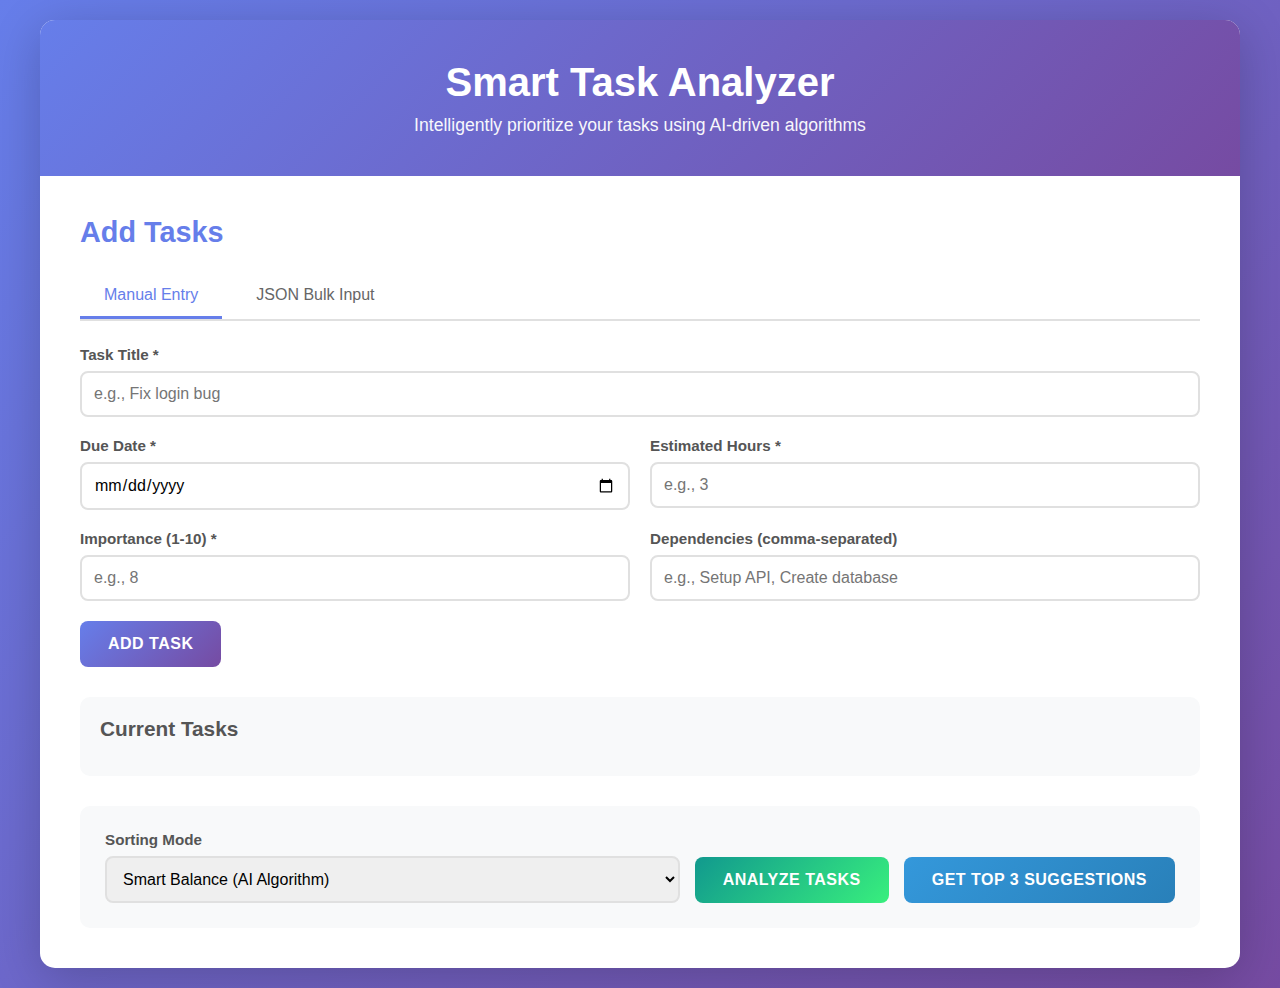
<file: task_analyzer/frontend/index.html>
<!DOCTYPE html>
<html lang="en">
<head>
    <meta charset="UTF-8">
    <meta name="viewport" content="width=device-width, initial-scale=1.0">
    <title>Smart Task Analyzer</title>
    <link rel="stylesheet" href="styles.css">
</head>
<body>
    <div class="container">
        <header>
            <h1>Smart Task Analyzer</h1>
            <p>Intelligently prioritize your tasks using AI-driven algorithms</p>
        </header>

        <div class="input-section">
            <h2>Add Tasks</h2>

            <div class="tabs">
                <button class="tab-btn active" data-tab="manual">Manual Entry</button>
                <button class="tab-btn" data-tab="json">JSON Bulk Input</button>
            </div>

            <div class="tab-content active" id="manual-tab">
                <form id="task-form">
                    <div class="form-group">
                        <label for="title">Task Title *</label>
                        <input type="text" id="title" required placeholder="e.g., Fix login bug">
                    </div>

                    <div class="form-row">
                        <div class="form-group">
                            <label for="due_date">Due Date *</label>
                            <input type="date" id="due_date" required>
                        </div>

                        <div class="form-group">
                            <label for="estimated_hours">Estimated Hours *</label>
                            <input type="number" id="estimated_hours" min="0.5" step="0.5" required placeholder="e.g., 3">
                        </div>
                    </div>

                    <div class="form-row">
                        <div class="form-group">
                            <label for="importance">Importance (1-10) *</label>
                            <input type="number" id="importance" min="1" max="10" required placeholder="e.g., 8">
                        </div>

                        <div class="form-group">
                            <label for="dependencies">Dependencies (comma-separated)</label>
                            <input type="text" id="dependencies" placeholder="e.g., Setup API, Create database">
                        </div>
                    </div>

                    <button type="submit" class="btn btn-primary">Add Task</button>
                </form>

                <div id="task-list" class="task-list">
                    <h3>Current Tasks</h3>
                    <div id="current-tasks"></div>
                </div>
            </div>

            <div class="tab-content" id="json-tab">
                <div class="form-group">
                    <label for="json-input">Paste JSON Array of Tasks</label>
                    <textarea id="json-input" rows="15" placeholder='[
  {
    "title": "Fix login bug",
    "due_date": "2025-11-30",
    "estimated_hours": 3,
    "importance": 8,
    "dependencies": []
  },
  {
    "title": "Write documentation",
    "due_date": "2025-12-05",
    "estimated_hours": 2,
    "importance": 6,
    "dependencies": ["Fix login bug"]
  }
]'></textarea>
                </div>
                <button id="load-json-btn" class="btn btn-primary">Load Tasks from JSON</button>
            </div>

            <div class="analysis-controls">
                <div class="form-group">
                    <label for="sort-mode">Sorting Mode</label>
                    <select id="sort-mode">
                        <option value="smart">Smart Balance (AI Algorithm)</option>
                        <option value="effort">Fastest Wins (Low Effort)</option>
                        <option value="importance">High Impact (Importance)</option>
                        <option value="deadline">Deadline Driven (Due Date)</option>
                    </select>
                </div>
                <button id="analyze-btn" class="btn btn-success">Analyze Tasks</button>
                <button id="suggest-btn" class="btn btn-info">Get Top 3 Suggestions</button>
            </div>
        </div>

        <div id="results-section" class="results-section hidden">
            <h2>Analysis Results</h2>
            <div id="results-container"></div>
        </div>

        <div id="suggestions-section" class="suggestions-section hidden">
            <h2>Top 3 Recommended Tasks for Today</h2>
            <div id="suggestions-container"></div>
        </div>

        <div id="error-message" class="error-message hidden"></div>
    </div>

    <script src="script.js"></script>
</body>
</html>
</file>
<file: task_analyzer/frontend/styles.css>
* {
    margin: 0;
    padding: 0;
    box-sizing: border-box;
}

body {
    font-family: 'Segoe UI', Tahoma, Geneva, Verdana, sans-serif;
    background: linear-gradient(135deg, #667eea 0%, #764ba2 100%);
    min-height: 100vh;
    padding: 20px;
    color: #333;
}

.container {
    max-width: 1200px;
    margin: 0 auto;
    background: white;
    border-radius: 15px;
    box-shadow: 0 10px 50px rgba(0, 0, 0, 0.2);
    overflow: hidden;
}

header {
    background: linear-gradient(135deg, #667eea 0%, #764ba2 100%);
    color: white;
    padding: 40px;
    text-align: center;
}

header h1 {
    font-size: 2.5em;
    margin-bottom: 10px;
    font-weight: 700;
}

header p {
    font-size: 1.1em;
    opacity: 0.95;
}

.input-section {
    padding: 40px;
}

h2 {
    color: #667eea;
    margin-bottom: 25px;
    font-size: 1.8em;
}

h3 {
    color: #555;
    margin-bottom: 15px;
    font-size: 1.3em;
}

.tabs {
    display: flex;
    gap: 10px;
    margin-bottom: 25px;
    border-bottom: 2px solid #e0e0e0;
}

.tab-btn {
    padding: 12px 24px;
    background: none;
    border: none;
    border-bottom: 3px solid transparent;
    cursor: pointer;
    font-size: 1em;
    color: #666;
    transition: all 0.3s ease;
    font-weight: 500;
}

.tab-btn.active {
    color: #667eea;
    border-bottom-color: #667eea;
}

.tab-btn:hover {
    color: #667eea;
}

.tab-content {
    display: none;
}

.tab-content.active {
    display: block;
    animation: fadeIn 0.3s ease;
}

@keyframes fadeIn {
    from {
        opacity: 0;
        transform: translateY(10px);
    }
    to {
        opacity: 1;
        transform: translateY(0);
    }
}

.form-group {
    margin-bottom: 20px;
}

.form-group label {
    display: block;
    margin-bottom: 8px;
    color: #555;
    font-weight: 600;
    font-size: 0.95em;
}

.form-group input,
.form-group select,
.form-group textarea {
    width: 100%;
    padding: 12px;
    border: 2px solid #e0e0e0;
    border-radius: 8px;
    font-size: 1em;
    transition: border-color 0.3s ease;
    font-family: inherit;
}

.form-group input:focus,
.form-group select:focus,
.form-group textarea:focus {
    outline: none;
    border-color: #667eea;
}

.form-group textarea {
    resize: vertical;
    font-family: 'Courier New', monospace;
    font-size: 0.9em;
}

.form-row {
    display: grid;
    grid-template-columns: 1fr 1fr;
    gap: 20px;
}

.btn {
    padding: 14px 28px;
    border: none;
    border-radius: 8px;
    font-size: 1em;
    font-weight: 600;
    cursor: pointer;
    transition: all 0.3s ease;
    text-transform: uppercase;
    letter-spacing: 0.5px;
}

.btn:hover {
    transform: translateY(-2px);
    box-shadow: 0 5px 20px rgba(0, 0, 0, 0.2);
}

.btn-primary {
    background: linear-gradient(135deg, #667eea 0%, #764ba2 100%);
    color: white;
}

.btn-success {
    background: linear-gradient(135deg, #11998e 0%, #38ef7d 100%);
    color: white;
}

.btn-info {
    background: linear-gradient(135deg, #3498db 0%, #2980b9 100%);
    color: white;
}

.task-list {
    margin-top: 30px;
    padding: 20px;
    background: #f8f9fa;
    border-radius: 10px;
}

#current-tasks {
    display: flex;
    flex-direction: column;
    gap: 12px;
}

.task-item {
    background: white;
    padding: 15px;
    border-radius: 8px;
    border-left: 4px solid #667eea;
    display: flex;
    justify-content: space-between;
    align-items: center;
    box-shadow: 0 2px 5px rgba(0, 0, 0, 0.05);
}

.task-item-info {
    flex: 1;
}

.task-item-title {
    font-weight: 600;
    color: #333;
    margin-bottom: 5px;
}

.task-item-details {
    font-size: 0.85em;
    color: #666;
}

.task-item-remove {
    background: #e74c3c;
    color: white;
    border: none;
    padding: 8px 16px;
    border-radius: 5px;
    cursor: pointer;
    font-size: 0.9em;
    transition: background 0.3s ease;
}

.task-item-remove:hover {
    background: #c0392b;
}

.analysis-controls {
    margin-top: 30px;
    padding: 25px;
    background: #f8f9fa;
    border-radius: 10px;
    display: flex;
    gap: 15px;
    align-items: flex-end;
    flex-wrap: wrap;
}

.analysis-controls .form-group {
    flex: 1;
    min-width: 200px;
    margin-bottom: 0;
}

.results-section,
.suggestions-section {
    padding: 40px;
    background: #f8f9fa;
    border-top: 3px solid #e0e0e0;
}

.results-section h2,
.suggestions-section h2 {
    margin-bottom: 30px;
}

.hidden {
    display: none !important;
}

.task-card {
    background: white;
    padding: 25px;
    border-radius: 10px;
    margin-bottom: 20px;
    box-shadow: 0 3px 10px rgba(0, 0, 0, 0.1);
    border-left: 6px solid #667eea;
    transition: transform 0.3s ease;
}

.task-card:hover {
    transform: translateX(5px);
}

.task-card.priority-high {
    border-left-color: #e74c3c;
    background: linear-gradient(to right, #fff5f5 0%, white 100%);
}

.task-card.priority-medium {
    border-left-color: #f39c12;
    background: linear-gradient(to right, #fffbf0 0%, white 100%);
}

.task-card.priority-low {
    border-left-color: #3498db;
    background: linear-gradient(to right, #f0f8ff 0%, white 100%);
}

.task-card-header {
    display: flex;
    justify-content: space-between;
    align-items: center;
    margin-bottom: 15px;
}

.task-card-title {
    font-size: 1.4em;
    font-weight: 700;
    color: #333;
}

.priority-badge {
    padding: 6px 16px;
    border-radius: 20px;
    font-size: 0.85em;
    font-weight: 700;
    text-transform: uppercase;
    letter-spacing: 0.5px;
}

.priority-high {
    background: #e74c3c;
    color: white;
}

.priority-medium {
    background: #f39c12;
    color: white;
}

.priority-low {
    background: #3498db;
    color: white;
}

.task-card-score {
    font-size: 2em;
    font-weight: 700;
    color: #667eea;
    margin: 15px 0;
}

.task-card-details {
    display: grid;
    grid-template-columns: repeat(auto-fit, minmax(150px, 1fr));
    gap: 15px;
    margin: 20px 0;
    padding: 15px;
    background: #f8f9fa;
    border-radius: 8px;
}

.detail-item {
    display: flex;
    flex-direction: column;
}

.detail-label {
    font-size: 0.8em;
    color: #888;
    text-transform: uppercase;
    letter-spacing: 0.5px;
    margin-bottom: 5px;
}

.detail-value {
    font-size: 1.1em;
    font-weight: 600;
    color: #333;
}

.task-card-explanation {
    margin-top: 15px;
    padding: 15px;
    background: #e8f4fd;
    border-radius: 8px;
    color: #2c3e50;
    line-height: 1.6;
    border-left: 4px solid #3498db;
}

.task-card-breakdown {
    display: grid;
    grid-template-columns: repeat(4, 1fr);
    gap: 10px;
    margin-top: 15px;
}

.breakdown-item {
    text-align: center;
    padding: 10px;
    background: #f8f9fa;
    border-radius: 6px;
}

.breakdown-label {
    font-size: 0.75em;
    color: #888;
    text-transform: uppercase;
    margin-bottom: 5px;
}

.breakdown-value {
    font-size: 1.2em;
    font-weight: 700;
    color: #667eea;
}

.suggestion-card {
    background: white;
    padding: 25px;
    border-radius: 10px;
    margin-bottom: 20px;
    box-shadow: 0 3px 10px rgba(0, 0, 0, 0.1);
    position: relative;
    overflow: hidden;
}

.suggestion-rank {
    position: absolute;
    top: 20px;
    right: 20px;
    width: 50px;
    height: 50px;
    background: linear-gradient(135deg, #667eea 0%, #764ba2 100%);
    color: white;
    border-radius: 50%;
    display: flex;
    align-items: center;
    justify-content: center;
    font-size: 1.5em;
    font-weight: 700;
    box-shadow: 0 3px 10px rgba(102, 126, 234, 0.4);
}

.suggestion-reason {
    margin-top: 15px;
    padding: 15px;
    background: #fff9e6;
    border-radius: 8px;
    color: #856404;
    line-height: 1.6;
    border-left: 4px solid #ffc107;
}

.error-message {
    margin: 20px 40px;
    padding: 20px;
    background: #fee;
    color: #c33;
    border-radius: 8px;
    border-left: 4px solid #c33;
    font-weight: 500;
}

@media (max-width: 768px) {
    .form-row {
        grid-template-columns: 1fr;
    }

    .task-card-breakdown {
        grid-template-columns: repeat(2, 1fr);
    }

    .analysis-controls {
        flex-direction: column;
        align-items: stretch;
    }

    .analysis-controls .form-group {
        width: 100%;
    }
}
</file>
